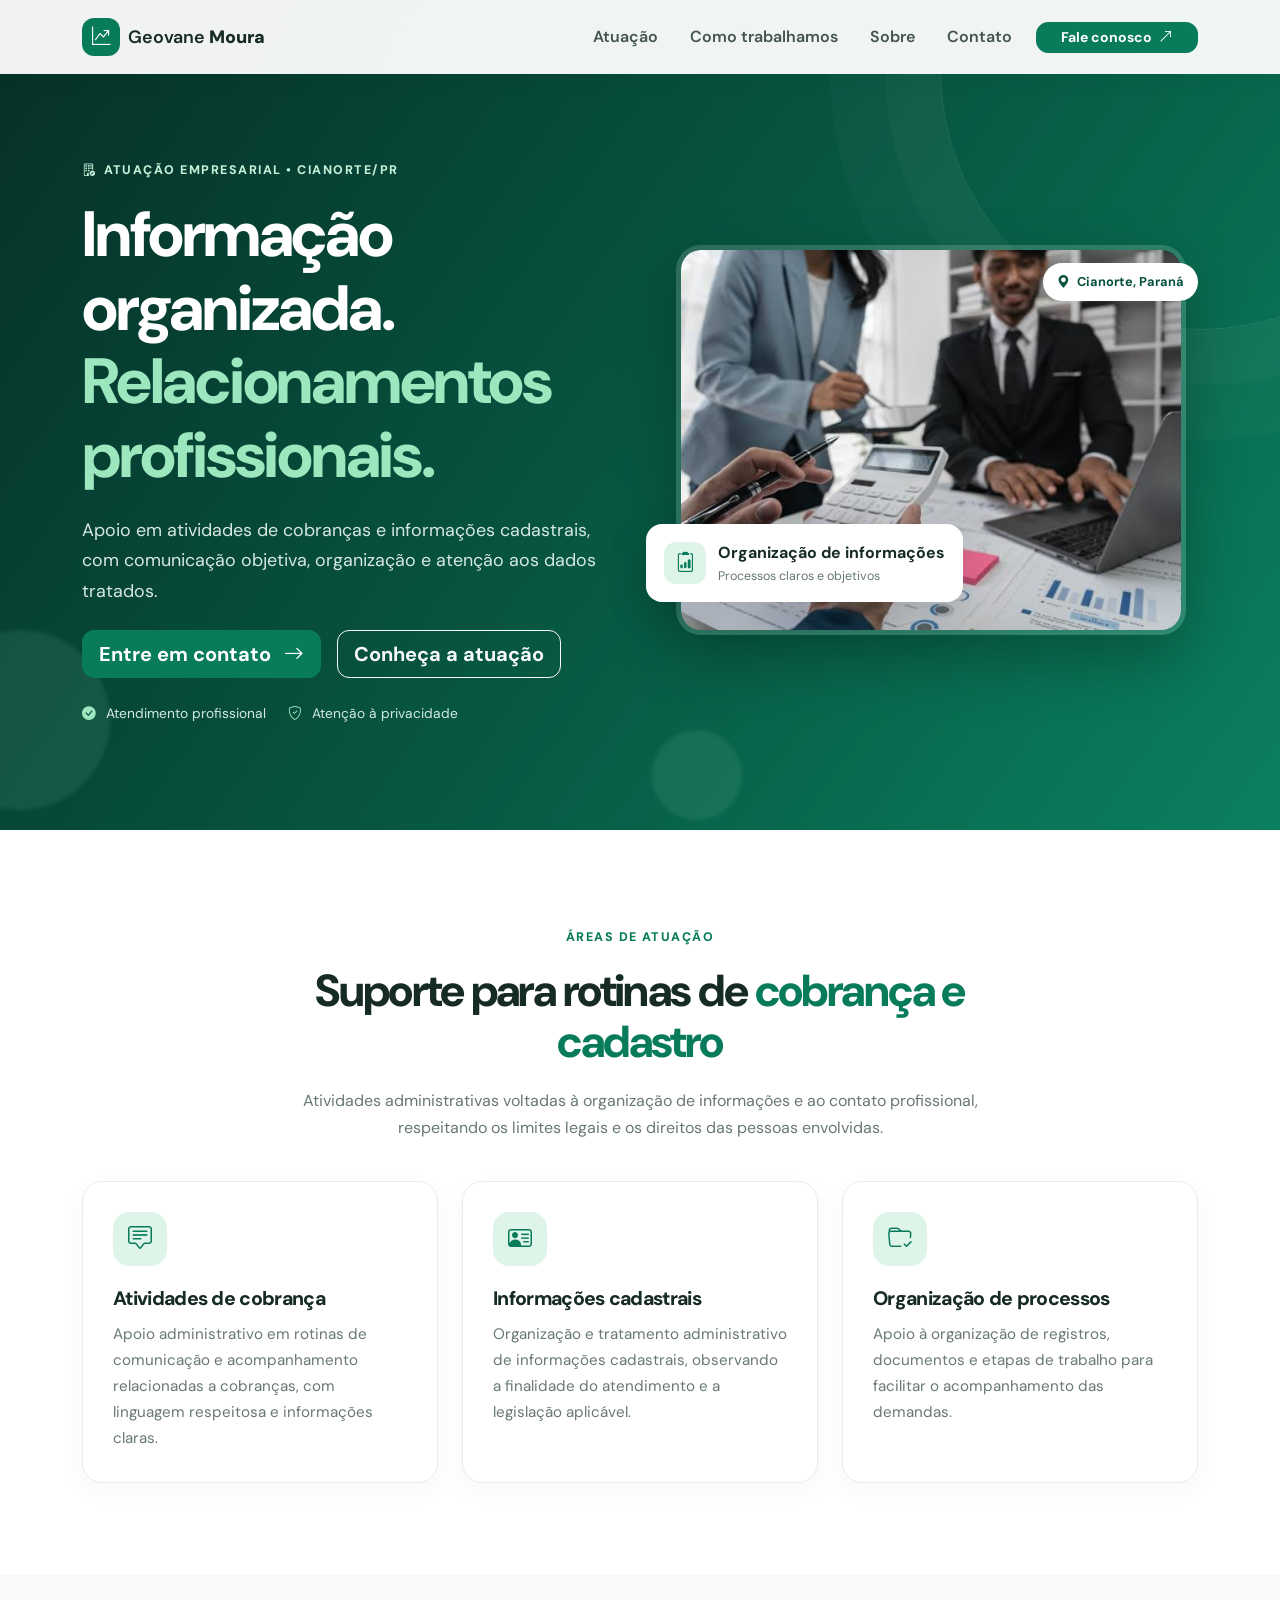
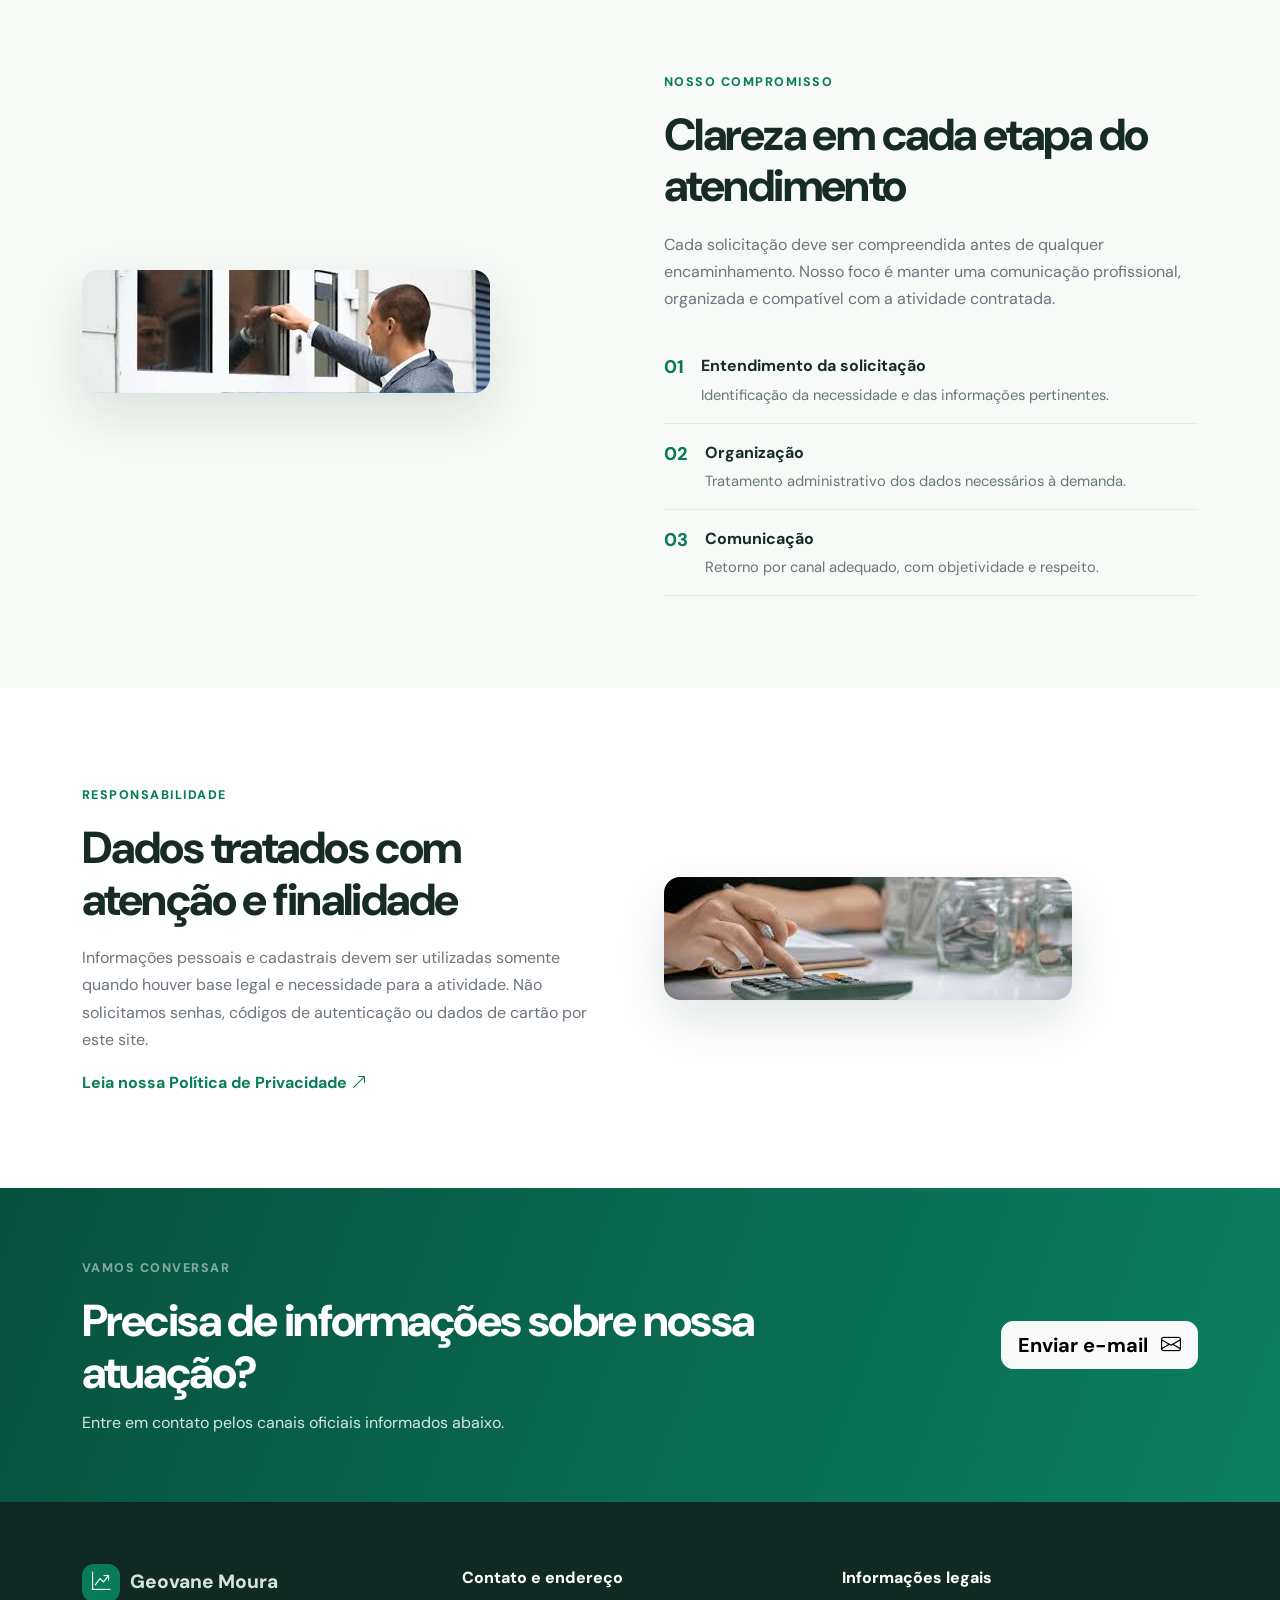
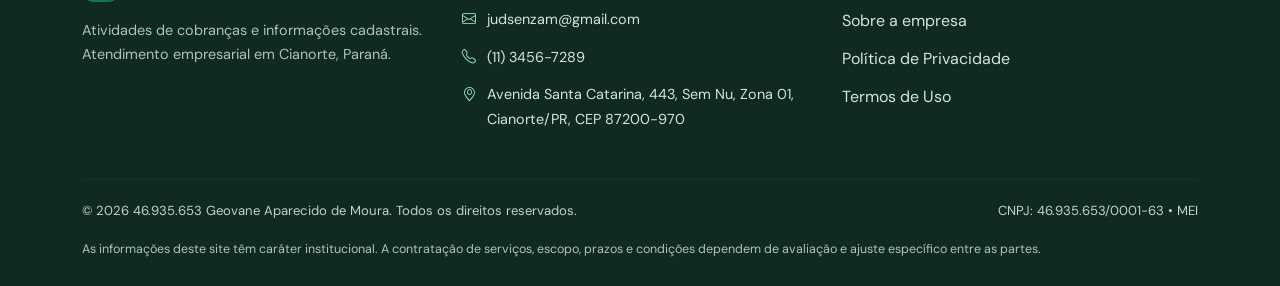
<file: index.html>
<!doctype html>
<html lang="pt-BR">
<head>
  <meta charset="utf-8">
  <meta name="viewport" content="width=device-width, initial-scale=1">
  <meta name="description" content="46.935.653 Geovane Aparecido de Moura — atividades de cobranças e informações cadastrais em Cianorte, Paraná.">
  <meta name="theme-color" content="#0b6b52">
  <title>46.935.653 Geovane Aparecido de Moura | Cobranças e Informações Cadastrais</title>
  <link href="https://cdn.jsdelivr.net/npm/bootstrap@5.3.3/dist/css/bootstrap.min.css" rel="stylesheet">
  <link href="https://cdn.jsdelivr.net/npm/bootstrap-icons@1.11.3/font/bootstrap-icons.min.css" rel="stylesheet">
  <link rel="preconnect" href="https://fonts.googleapis.com">
  <link rel="preconnect" href="https://fonts.gstatic.com" crossorigin>
  <link href="https://fonts.googleapis.com/css2?family=DM+Sans:wght@400;500;600;700;800&display=swap" rel="stylesheet">
  <link rel="stylesheet" href="styles.css">
</head>
<body>
<nav class="navbar navbar-expand-lg navbar-light fixed-top">
  <div class="container">
    <a class="navbar-brand d-flex align-items-center gap-2" href="#inicio">
      <span class="brand-mark"><i class="bi bi-graph-up-arrow"></i></span>
      <span>Geovane <b>Moura</b></span>
    </a>
    <button class="navbar-toggler" type="button" data-bs-toggle="collapse" data-bs-target="#menu" aria-label="Abrir menu"><span class="navbar-toggler-icon"></span></button>
    <div class="collapse navbar-collapse" id="menu">
      <ul class="navbar-nav ms-auto align-items-lg-center gap-lg-3">
        <li class="nav-item"><a class="nav-link" href="#servicos">Atuação</a></li>
        <li class="nav-item"><a class="nav-link" href="#metodo">Como trabalhamos</a></li>
        <li class="nav-item"><a class="nav-link" href="#sobre">Sobre</a></li>
        <li class="nav-item"><a class="nav-link" href="#contato">Contato</a></li>
        <li class="nav-item"><a class="btn btn-brand btn-sm px-4" href="mailto:judsenzam@gmail.com">Fale conosco <i class="bi bi-arrow-up-right ms-1"></i></a></li>
      </ul>
    </div>
  </div>
</nav>

<header class="hero" id="inicio">
  <div class="hero-orb orb-one"></div><div class="hero-orb orb-two"></div>
  <div class="container position-relative">
    <div class="row align-items-center g-5">
      <div class="col-lg-6">
        <span class="eyebrow"><i class="bi bi-building-check me-2"></i>Atuação empresarial • Cianorte/PR</span>
        <h1>Informação organizada. <span>Relacionamentos profissionais.</span></h1>
        <p class="hero-copy">Apoio em atividades de cobranças e informações cadastrais, com comunicação objetiva, organização e atenção aos dados tratados.</p>
        <div class="d-flex flex-wrap gap-3 mt-4">
          <a class="btn btn-brand btn-lg" href="#contato">Entre em contato <i class="bi bi-arrow-right ms-2"></i></a>
          <a class="btn btn-outline-light btn-lg" href="#servicos">Conheça a atuação</a>
        </div>
        <div class="hero-trust mt-4"><span><i class="bi bi-check-circle-fill"></i> Atendimento profissional</span><span><i class="bi bi-shield-check"></i> Atenção à privacidade</span></div>
      </div>
      <div class="col-lg-6">
        <div class="hero-visual">
          <img src="assets/reuniao-financeira.jfif" alt="Profissionais reunidos analisando informações financeiras" class="img-fluid hero-img">
          <div class="floating-card"><span class="float-icon"><i class="bi bi-clipboard2-data"></i></span><div><b>Organização de informações</b><small>Processos claros e objetivos</small></div></div>
          <div class="visual-tag"><i class="bi bi-geo-alt-fill me-1"></i> Cianorte, Paraná</div>
        </div>
      </div>
    </div>
  </div>
</header>

<section class="section-pad" id="servicos">
  <div class="container">
    <div class="section-heading text-center mx-auto">
      <span class="eyebrow eyebrow-green">Áreas de atuação</span>
      <h2>Suporte para rotinas de <span>cobrança e cadastro</span></h2>
      <p>Atividades administrativas voltadas à organização de informações e ao contato profissional, respeitando os limites legais e os direitos das pessoas envolvidas.</p>
    </div>
    <div class="row g-4 mt-2">
      <div class="col-md-6 col-lg-4"><article class="service-card h-100"><div class="service-icon"><i class="bi bi-chat-square-text"></i></div><h3>Atividades de cobrança</h3><p>Apoio administrativo em rotinas de comunicação e acompanhamento relacionadas a cobranças, com linguagem respeitosa e informações claras.</p></article></div>
      <div class="col-md-6 col-lg-4"><article class="service-card h-100"><div class="service-icon"><i class="bi bi-person-vcard"></i></div><h3>Informações cadastrais</h3><p>Organização e tratamento administrativo de informações cadastrais, observando a finalidade do atendimento e a legislação aplicável.</p></article></div>
      <div class="col-md-6 col-lg-4"><article class="service-card h-100"><div class="service-icon"><i class="bi bi-folder-check"></i></div><h3>Organização de processos</h3><p>Apoio à organização de registros, documentos e etapas de trabalho para facilitar o acompanhamento das demandas.</p></article></div>
    </div>
  </div>
</section>

<section class="section-pad soft-section" id="metodo">
  <div class="container">
    <div class="row align-items-center g-5">
      <div class="col-lg-6"><img src="assets/analise-financeira.jfif" alt="Análise de documentos e cálculos em ambiente profissional" class="img-fluid rounded-4 shadow-soft"></div>
      <div class="col-lg-6">
        <span class="eyebrow eyebrow-green">Nosso compromisso</span>
        <h2>Clareza em cada etapa do atendimento</h2>
        <p class="text-secondary">Cada solicitação deve ser compreendida antes de qualquer encaminhamento. Nosso foco é manter uma comunicação profissional, organizada e compatível com a atividade contratada.</p>
        <div class="process-list">
          <div><span>01</span><section><b>Entendimento da solicitação</b><p>Identificação da necessidade e das informações pertinentes.</p></section></div>
          <div><span>02</span><section><b>Organização</b><p>Tratamento administrativo dos dados necessários à demanda.</p></section></div>
          <div><span>03</span><section><b>Comunicação</b><p>Retorno por canal adequado, com objetividade e respeito.</p></section></div>
        </div>
      </div>
    </div>
  </div>
</section>

<section class="section-pad">
  <div class="container">
    <div class="row align-items-center g-5">
      <div class="col-lg-6 order-lg-2"><img src="assets/calculadora-documentos.jfif" alt="Profissional organizando documentos e realizando cálculos" class="img-fluid rounded-4 shadow-soft"></div>
      <div class="col-lg-6 order-lg-1">
        <span class="eyebrow eyebrow-green">Responsabilidade</span>
        <h2>Dados tratados com atenção e finalidade</h2>
        <p class="text-secondary">Informações pessoais e cadastrais devem ser utilizadas somente quando houver base legal e necessidade para a atividade. Não solicitamos senhas, códigos de autenticação ou dados de cartão por este site.</p>
        <a href="politica-privacidade.html" class="text-link">Leia nossa Política de Privacidade <i class="bi bi-arrow-up-right"></i></a>
      </div>
    </div>
  </div>
</section>

<section class="contact-band" id="contato">
  <div class="container">
    <div class="row align-items-center g-4">
      <div class="col-lg-8"><span class="eyebrow text-white-50">Vamos conversar</span><h2>Precisa de informações sobre nossa atuação?</h2><p class="mb-0">Entre em contato pelos canais oficiais informados abaixo.</p></div>
      <div class="col-lg-4 text-lg-end"><a href="mailto:judsenzam@gmail.com" class="btn btn-light btn-lg">Enviar e-mail <i class="bi bi-envelope ms-2"></i></a></div>
    </div>
  </div>
</section>

<footer class="footer" id="sobre">
  <div class="container">
    <div class="row g-4">
      <div class="col-lg-4"><a class="footer-brand" href="#inicio"><span class="brand-mark"><i class="bi bi-graph-up-arrow"></i></span> Geovane Moura</a><p class="footer-muted mt-3">Atividades de cobranças e informações cadastrais. Atendimento empresarial em Cianorte, Paraná.</p></div>
      <div class="col-sm-6 col-lg-4"><h3>Contato e endereço</h3><ul class="footer-list">
        <li><i class="bi bi-envelope"></i><a href="mailto:judsenzam@gmail.com">judsenzam@gmail.com</a></li>
        <li><i class="bi bi-telephone"></i><a href="tel:+551134567289">(11) 3456-7289</a></li>
        <li><i class="bi bi-geo-alt"></i><span>Avenida Santa Catarina, 443, Sem Nu, Zona 01, Cianorte/PR, CEP 87200-970</span></li>
      </ul></div>
      <div class="col-sm-6 col-lg-4"><h3>Informações legais</h3><ul class="footer-links">
        <li><a href="sobre.html">Sobre a empresa</a></li>
        <li><a href="politica-privacidade.html">Política de Privacidade</a></li>
        <li><a href="termos-de-uso.html">Termos de Uso</a></li>
      </ul></div>
    </div>
    <hr class="footer-rule">
    <div class="footer-bottom"><span>© <span id="year"></span> 46.935.653 Geovane Aparecido de Moura. Todos os direitos reservados.</span><span>CNPJ: 46.935.653/0001-63 • MEI</span></div>
    <p class="legal-note">As informações deste site têm caráter institucional. A contratação de serviços, escopo, prazos e condições dependem de avaliação e ajuste específico entre as partes.</p>
  </div>
</footer>
<script src="https://cdn.jsdelivr.net/npm/bootstrap@5.3.3/dist/js/bootstrap.bundle.min.js"></script>
<script>document.getElementById('year').textContent = new Date().getFullYear();</script>
</body>
</html>
</file>
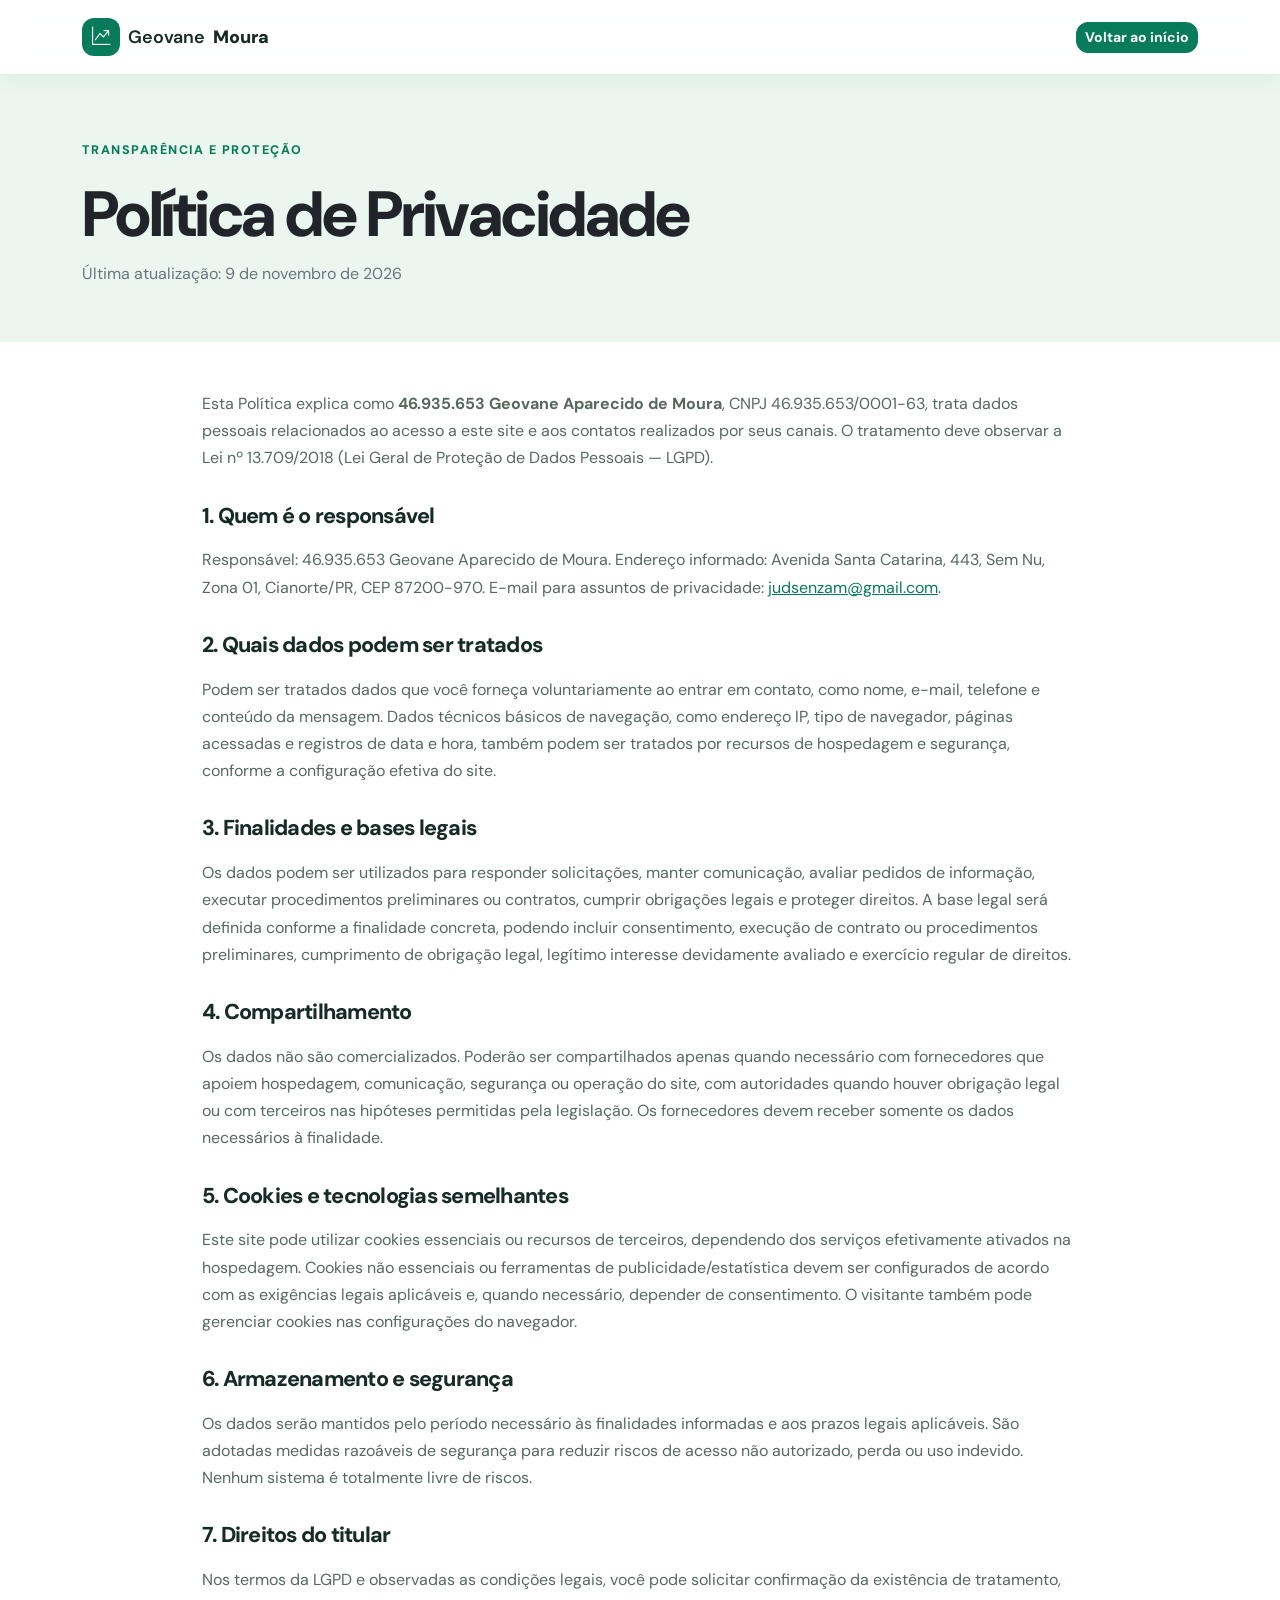
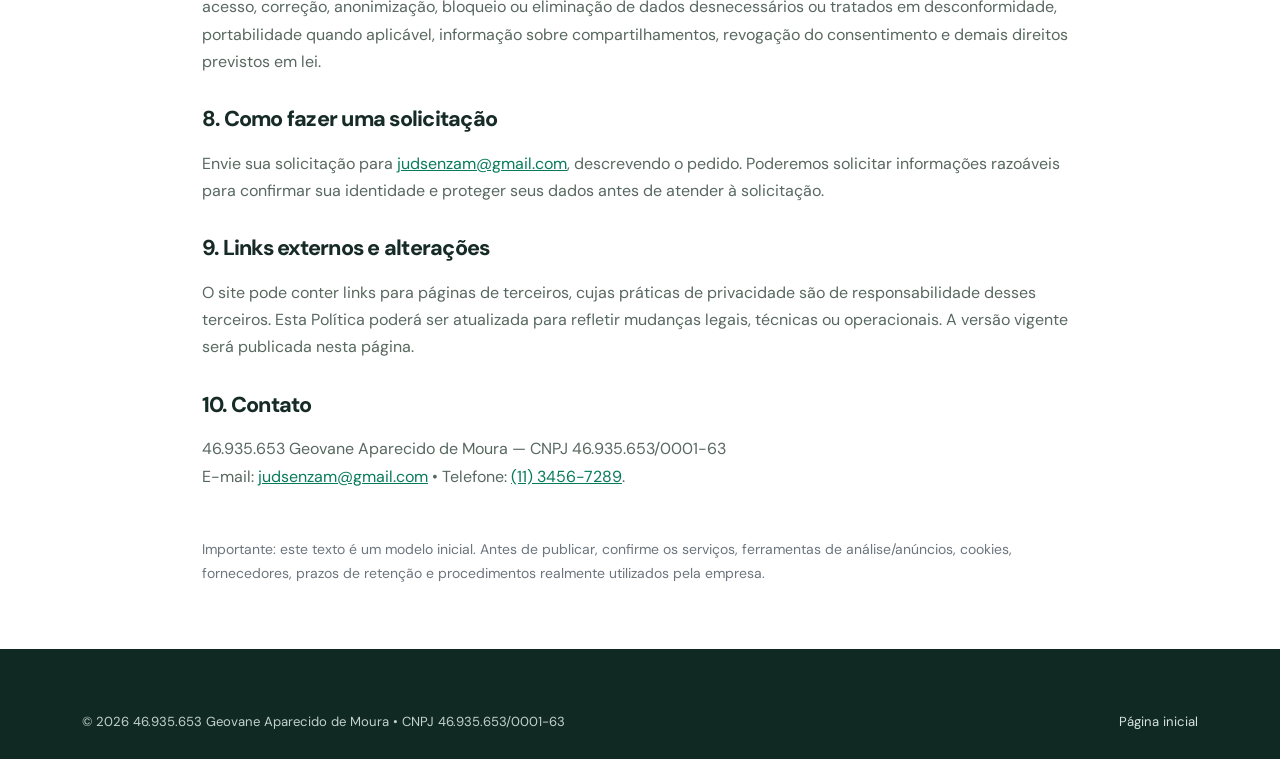
<file: politica-privacidade.html>
<!doctype html><html lang="pt-BR"><head><meta charset="utf-8"><meta name="viewport" content="width=device-width,initial-scale=1"><title>Política de Privacidade | Geovane Moura</title><link href="https://cdn.jsdelivr.net/npm/bootstrap@5.3.3/dist/css/bootstrap.min.css" rel="stylesheet"><link href="https://cdn.jsdelivr.net/npm/bootstrap-icons@1.11.3/font/bootstrap-icons.min.css" rel="stylesheet"><link href="https://fonts.googleapis.com/css2?family=DM+Sans:wght@400;500;600;700;800&display=swap" rel="stylesheet"><link rel="stylesheet" href="styles.css"><style>.legal-hero{padding:135px 0 55px;background:#eaf6ef}.legal-content{max-width:900px}.legal-content h2{font-size:1.35rem;margin-top:32px}.legal-content p,.legal-content li{color:#586860}.legal-content a{color:#087b5b}</style></head><body><nav class="navbar navbar-expand-lg fixed-top"><div class="container"><a class="navbar-brand d-flex align-items-center gap-2" href="index.html"><span class="brand-mark"><i class="bi bi-graph-up-arrow"></i></span>Geovane <b>Moura</b></a><a class="btn btn-brand btn-sm" href="index.html">Voltar ao início</a></div></nav><header class="legal-hero"><div class="container"><span class="eyebrow eyebrow-green">Transparência e proteção</span><h1 class="text-dark">Política de Privacidade</h1><p class="text-secondary mb-0">Última atualização: 9 de novembro de 2026</p></div></header><main class="container py-5 legal-content"><p>Esta Política explica como <strong>46.935.653 Geovane Aparecido de Moura</strong>, CNPJ 46.935.653/0001-63, trata dados pessoais relacionados ao acesso a este site e aos contatos realizados por seus canais. O tratamento deve observar a Lei nº 13.709/2018 (Lei Geral de Proteção de Dados Pessoais — LGPD).</p>
<h2>1. Quem é o responsável</h2><p>Responsável: 46.935.653 Geovane Aparecido de Moura. Endereço informado: Avenida Santa Catarina, 443, Sem Nu, Zona 01, Cianorte/PR, CEP 87200-970. E-mail para assuntos de privacidade: <a href="mailto:judsenzam@gmail.com">judsenzam@gmail.com</a>.</p>
<h2>2. Quais dados podem ser tratados</h2><p>Podem ser tratados dados que você forneça voluntariamente ao entrar em contato, como nome, e-mail, telefone e conteúdo da mensagem. Dados técnicos básicos de navegação, como endereço IP, tipo de navegador, páginas acessadas e registros de data e hora, também podem ser tratados por recursos de hospedagem e segurança, conforme a configuração efetiva do site.</p>
<h2>3. Finalidades e bases legais</h2><p>Os dados podem ser utilizados para responder solicitações, manter comunicação, avaliar pedidos de informação, executar procedimentos preliminares ou contratos, cumprir obrigações legais e proteger direitos. A base legal será definida conforme a finalidade concreta, podendo incluir consentimento, execução de contrato ou procedimentos preliminares, cumprimento de obrigação legal, legítimo interesse devidamente avaliado e exercício regular de direitos.</p>
<h2>4. Compartilhamento</h2><p>Os dados não são comercializados. Poderão ser compartilhados apenas quando necessário com fornecedores que apoiem hospedagem, comunicação, segurança ou operação do site, com autoridades quando houver obrigação legal ou com terceiros nas hipóteses permitidas pela legislação. Os fornecedores devem receber somente os dados necessários à finalidade.</p>
<h2>5. Cookies e tecnologias semelhantes</h2><p>Este site pode utilizar cookies essenciais ou recursos de terceiros, dependendo dos serviços efetivamente ativados na hospedagem. Cookies não essenciais ou ferramentas de publicidade/estatística devem ser configurados de acordo com as exigências legais aplicáveis e, quando necessário, depender de consentimento. O visitante também pode gerenciar cookies nas configurações do navegador.</p>
<h2>6. Armazenamento e segurança</h2><p>Os dados serão mantidos pelo período necessário às finalidades informadas e aos prazos legais aplicáveis. São adotadas medidas razoáveis de segurança para reduzir riscos de acesso não autorizado, perda ou uso indevido. Nenhum sistema é totalmente livre de riscos.</p>
<h2>7. Direitos do titular</h2><p>Nos termos da LGPD e observadas as condições legais, você pode solicitar confirmação da existência de tratamento, acesso, correção, anonimização, bloqueio ou eliminação de dados desnecessários ou tratados em desconformidade, portabilidade quando aplicável, informação sobre compartilhamentos, revogação do consentimento e demais direitos previstos em lei.</p>
<h2>8. Como fazer uma solicitação</h2><p>Envie sua solicitação para <a href="mailto:judsenzam@gmail.com">judsenzam@gmail.com</a>, descrevendo o pedido. Poderemos solicitar informações razoáveis para confirmar sua identidade e proteger seus dados antes de atender à solicitação.</p>
<h2>9. Links externos e alterações</h2><p>O site pode conter links para páginas de terceiros, cujas práticas de privacidade são de responsabilidade desses terceiros. Esta Política poderá ser atualizada para refletir mudanças legais, técnicas ou operacionais. A versão vigente será publicada nesta página.</p>
<h2>10. Contato</h2><p>46.935.653 Geovane Aparecido de Moura — CNPJ 46.935.653/0001-63<br>E-mail: <a href="mailto:judsenzam@gmail.com">judsenzam@gmail.com</a> • Telefone: <a href="tel:+551134567289">(11) 3456-7289</a>.</p><p class="small text-secondary mt-5">Importante: este texto é um modelo inicial. Antes de publicar, confirme os serviços, ferramentas de análise/anúncios, cookies, fornecedores, prazos de retenção e procedimentos realmente utilizados pela empresa.</p></main><footer class="footer"><div class="container footer-bottom"><span>© 2026 46.935.653 Geovane Aparecido de Moura • CNPJ 46.935.653/0001-63</span><a href="index.html">Página inicial</a></div></footer></body></html>
</file>
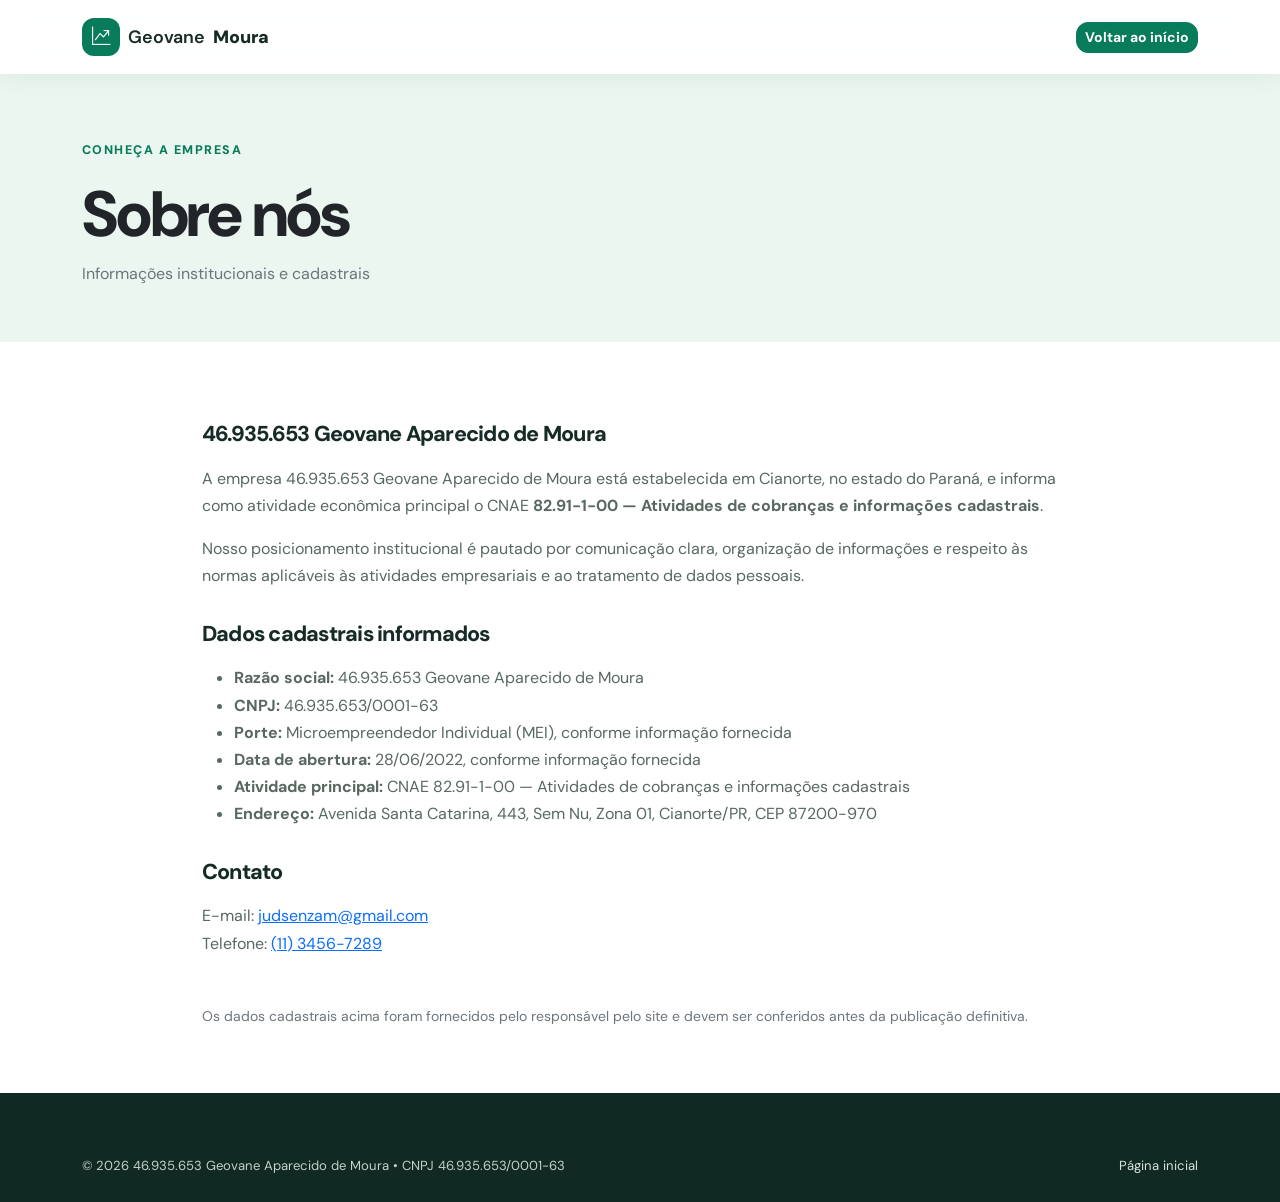
<file: sobre.html>
<!doctype html><html lang="pt-BR"><head><meta charset="utf-8"><meta name="viewport" content="width=device-width,initial-scale=1"><title>Sobre | Geovane Moura</title><link href="https://cdn.jsdelivr.net/npm/bootstrap@5.3.3/dist/css/bootstrap.min.css" rel="stylesheet"><link href="https://cdn.jsdelivr.net/npm/bootstrap-icons@1.11.3/font/bootstrap-icons.min.css" rel="stylesheet"><link href="https://fonts.googleapis.com/css2?family=DM+Sans:wght@400;500;600;700;800&display=swap" rel="stylesheet"><link rel="stylesheet" href="styles.css"><style>.legal-hero{padding:135px 0 55px;background:#eaf6ef}.legal-content{max-width:900px}.legal-content h2{font-size:1.35rem;margin-top:32px}.legal-content p,.legal-content li{color:#586860}</style></head><body><nav class="navbar navbar-expand-lg fixed-top"><div class="container"><a class="navbar-brand d-flex align-items-center gap-2" href="index.html"><span class="brand-mark"><i class="bi bi-graph-up-arrow"></i></span>Geovane <b>Moura</b></a><a class="btn btn-brand btn-sm" href="index.html">Voltar ao início</a></div></nav><header class="legal-hero"><div class="container"><span class="eyebrow eyebrow-green">Conheça a empresa</span><h1 class="text-dark">Sobre nós</h1><p class="text-secondary mb-0">Informações institucionais e cadastrais</p></div></header><main class="container py-5 legal-content"><h2>46.935.653 Geovane Aparecido de Moura</h2><p>A empresa 46.935.653 Geovane Aparecido de Moura está estabelecida em Cianorte, no estado do Paraná, e informa como atividade econômica principal o CNAE <strong>82.91-1-00 — Atividades de cobranças e informações cadastrais</strong>.</p><p>Nosso posicionamento institucional é pautado por comunicação clara, organização de informações e respeito às normas aplicáveis às atividades empresariais e ao tratamento de dados pessoais.</p><h2>Dados cadastrais informados</h2><ul><li><strong>Razão social:</strong> 46.935.653 Geovane Aparecido de Moura</li><li><strong>CNPJ:</strong> 46.935.653/0001-63</li><li><strong>Porte:</strong> Microempreendedor Individual (MEI), conforme informação fornecida</li><li><strong>Data de abertura:</strong> 28/06/2022, conforme informação fornecida</li><li><strong>Atividade principal:</strong> CNAE 82.91-1-00 — Atividades de cobranças e informações cadastrais</li><li><strong>Endereço:</strong> Avenida Santa Catarina, 443, Sem Nu, Zona 01, Cianorte/PR, CEP 87200-970</li></ul><h2>Contato</h2><p>E-mail: <a href="mailto:judsenzam@gmail.com">judsenzam@gmail.com</a><br>Telefone: <a href="tel:+551134567289">(11) 3456-7289</a></p><p class="small text-secondary mt-5">Os dados cadastrais acima foram fornecidos pelo responsável pelo site e devem ser conferidos antes da publicação definitiva.</p></main><footer class="footer"><div class="container footer-bottom"><span>© 2026 46.935.653 Geovane Aparecido de Moura • CNPJ 46.935.653/0001-63</span><a href="index.html">Página inicial</a></div></footer></body></html>
</file>
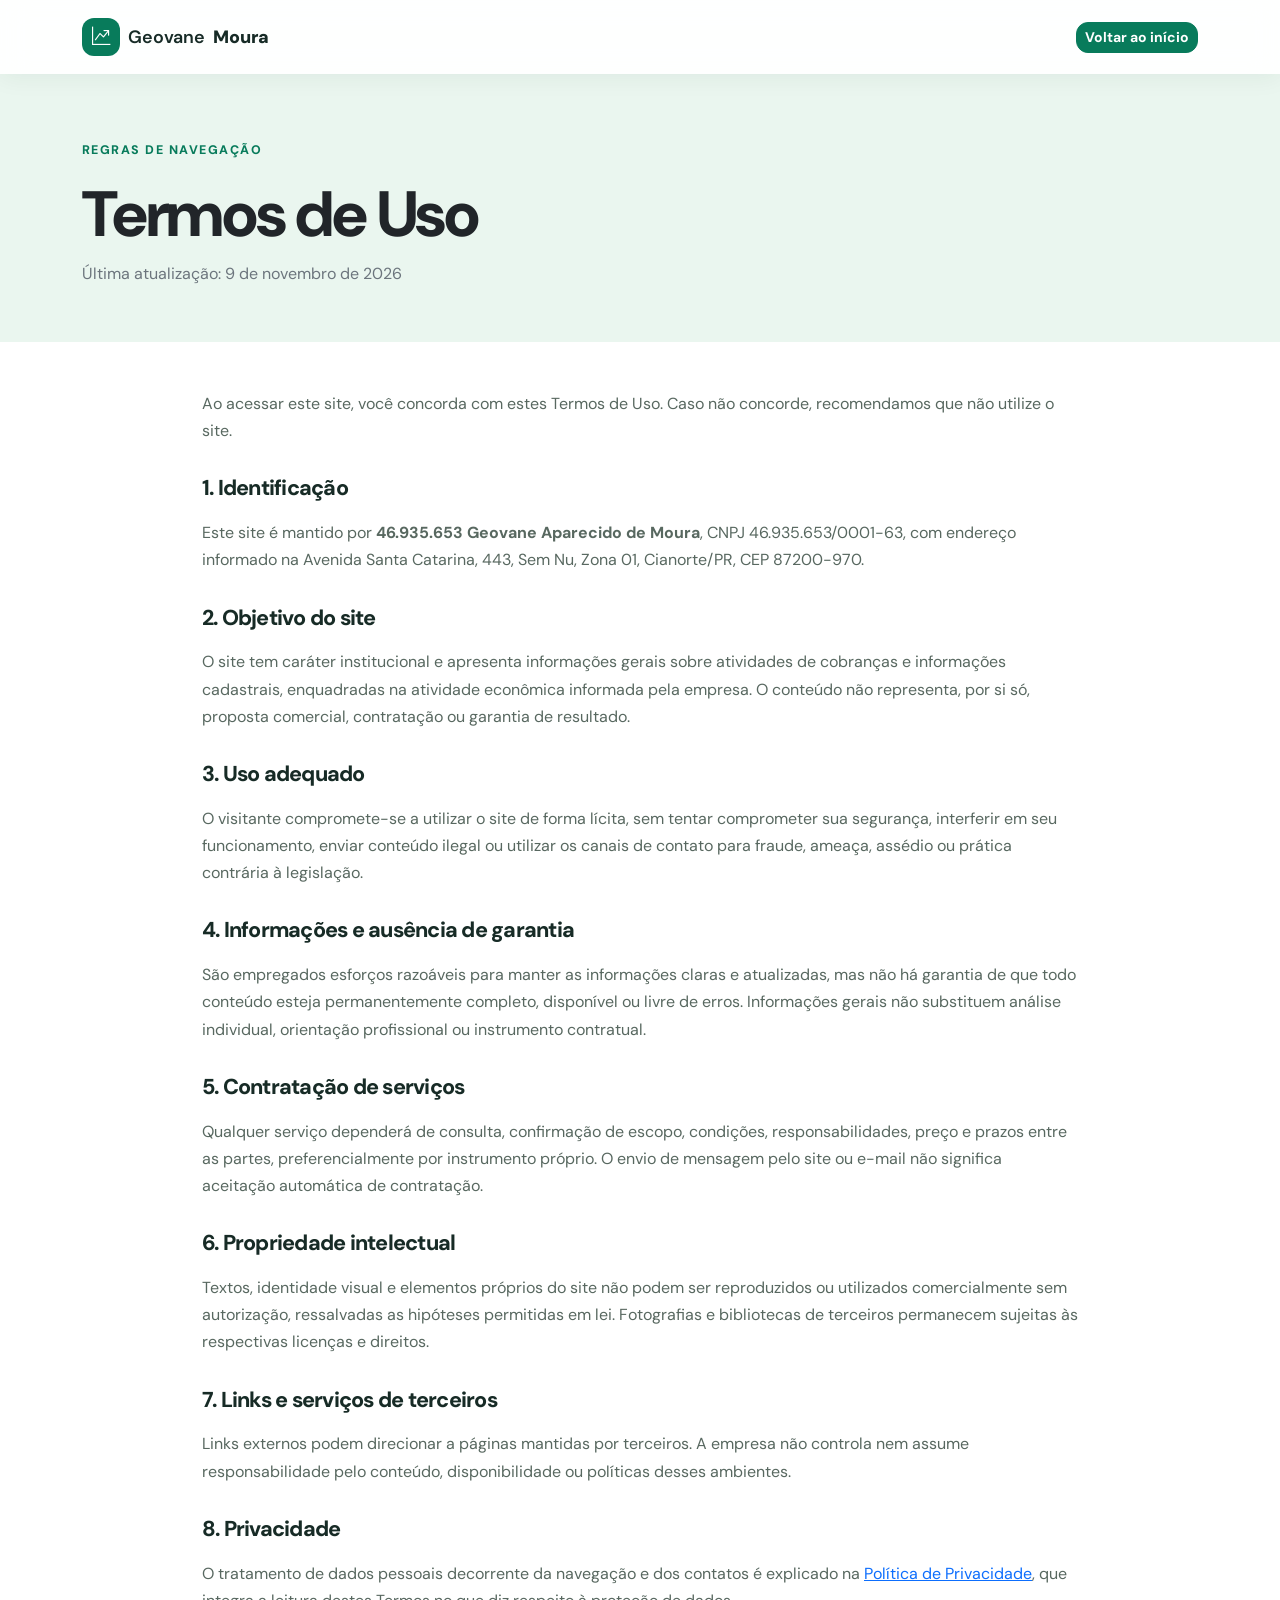
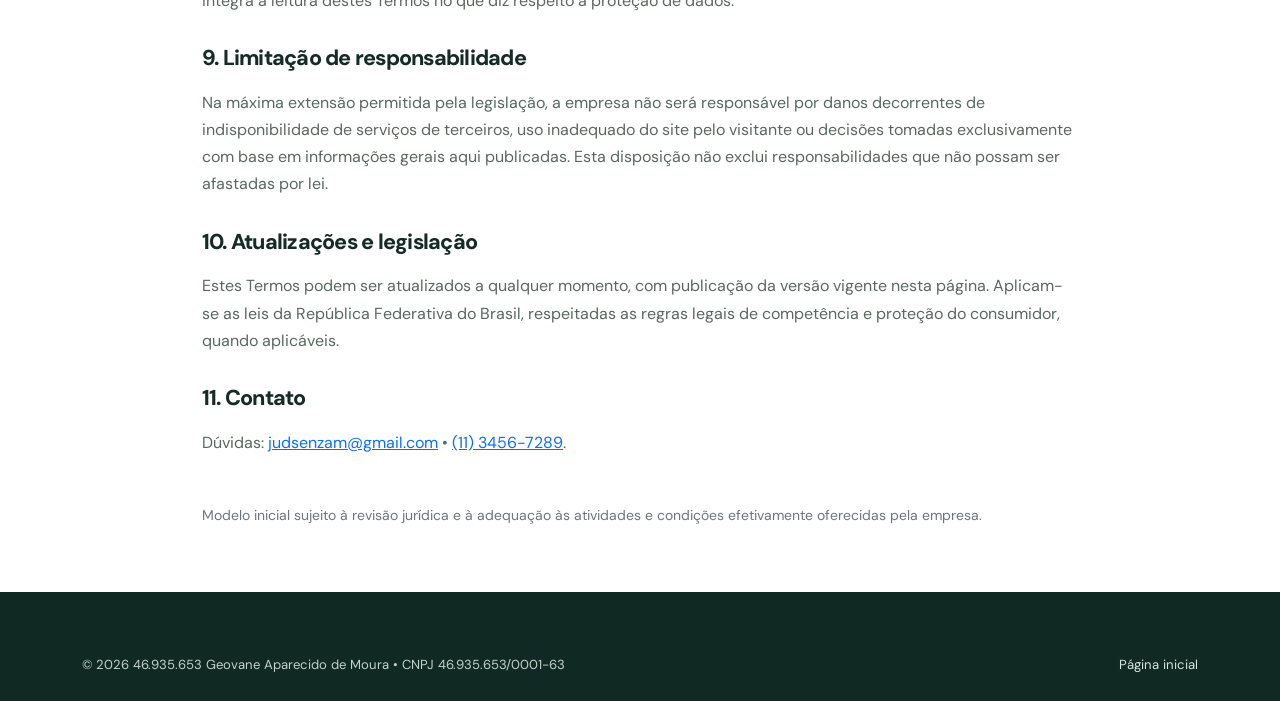
<file: termos-de-uso.html>
<!doctype html><html lang="pt-BR"><head><meta charset="utf-8"><meta name="viewport" content="width=device-width,initial-scale=1"><title>Termos de Uso | Geovane Moura</title><link href="https://cdn.jsdelivr.net/npm/bootstrap@5.3.3/dist/css/bootstrap.min.css" rel="stylesheet"><link href="https://cdn.jsdelivr.net/npm/bootstrap-icons@1.11.3/font/bootstrap-icons.min.css" rel="stylesheet"><link href="https://fonts.googleapis.com/css2?family=DM+Sans:wght@400;500;600;700;800&display=swap" rel="stylesheet"><link rel="stylesheet" href="styles.css"><style>.legal-hero{padding:135px 0 55px;background:#eaf6ef}.legal-content{max-width:900px}.legal-content h2{font-size:1.35rem;margin-top:32px}.legal-content p,.legal-content li{color:#586860}</style></head><body><nav class="navbar navbar-expand-lg fixed-top"><div class="container"><a class="navbar-brand d-flex align-items-center gap-2" href="index.html"><span class="brand-mark"><i class="bi bi-graph-up-arrow"></i></span>Geovane <b>Moura</b></a><a class="btn btn-brand btn-sm" href="index.html">Voltar ao início</a></div></nav><header class="legal-hero"><div class="container"><span class="eyebrow eyebrow-green">Regras de navegação</span><h1 class="text-dark">Termos de Uso</h1><p class="text-secondary mb-0">Última atualização: 9 de novembro de 2026</p></div></header><main class="container py-5 legal-content"><p>Ao acessar este site, você concorda com estes Termos de Uso. Caso não concorde, recomendamos que não utilize o site.</p>
<h2>1. Identificação</h2><p>Este site é mantido por <strong>46.935.653 Geovane Aparecido de Moura</strong>, CNPJ 46.935.653/0001-63, com endereço informado na Avenida Santa Catarina, 443, Sem Nu, Zona 01, Cianorte/PR, CEP 87200-970.</p>
<h2>2. Objetivo do site</h2><p>O site tem caráter institucional e apresenta informações gerais sobre atividades de cobranças e informações cadastrais, enquadradas na atividade econômica informada pela empresa. O conteúdo não representa, por si só, proposta comercial, contratação ou garantia de resultado.</p>
<h2>3. Uso adequado</h2><p>O visitante compromete-se a utilizar o site de forma lícita, sem tentar comprometer sua segurança, interferir em seu funcionamento, enviar conteúdo ilegal ou utilizar os canais de contato para fraude, ameaça, assédio ou prática contrária à legislação.</p>
<h2>4. Informações e ausência de garantia</h2><p>São empregados esforços razoáveis para manter as informações claras e atualizadas, mas não há garantia de que todo conteúdo esteja permanentemente completo, disponível ou livre de erros. Informações gerais não substituem análise individual, orientação profissional ou instrumento contratual.</p>
<h2>5. Contratação de serviços</h2><p>Qualquer serviço dependerá de consulta, confirmação de escopo, condições, responsabilidades, preço e prazos entre as partes, preferencialmente por instrumento próprio. O envio de mensagem pelo site ou e-mail não significa aceitação automática de contratação.</p>
<h2>6. Propriedade intelectual</h2><p>Textos, identidade visual e elementos próprios do site não podem ser reproduzidos ou utilizados comercialmente sem autorização, ressalvadas as hipóteses permitidas em lei. Fotografias e bibliotecas de terceiros permanecem sujeitas às respectivas licenças e direitos.</p>
<h2>7. Links e serviços de terceiros</h2><p>Links externos podem direcionar a páginas mantidas por terceiros. A empresa não controla nem assume responsabilidade pelo conteúdo, disponibilidade ou políticas desses ambientes.</p>
<h2>8. Privacidade</h2><p>O tratamento de dados pessoais decorrente da navegação e dos contatos é explicado na <a href="politica-privacidade.html">Política de Privacidade</a>, que integra a leitura destes Termos no que diz respeito à proteção de dados.</p>
<h2>9. Limitação de responsabilidade</h2><p>Na máxima extensão permitida pela legislação, a empresa não será responsável por danos decorrentes de indisponibilidade de serviços de terceiros, uso inadequado do site pelo visitante ou decisões tomadas exclusivamente com base em informações gerais aqui publicadas. Esta disposição não exclui responsabilidades que não possam ser afastadas por lei.</p>
<h2>10. Atualizações e legislação</h2><p>Estes Termos podem ser atualizados a qualquer momento, com publicação da versão vigente nesta página. Aplicam-se as leis da República Federativa do Brasil, respeitadas as regras legais de competência e proteção do consumidor, quando aplicáveis.</p>
<h2>11. Contato</h2><p>Dúvidas: <a href="mailto:judsenzam@gmail.com">judsenzam@gmail.com</a> • <a href="tel:+551134567289">(11) 3456-7289</a>.</p><p class="small text-secondary mt-5">Modelo inicial sujeito à revisão jurídica e à adequação às atividades e condições efetivamente oferecidas pela empresa.</p></main><footer class="footer"><div class="container footer-bottom"><span>© 2026 46.935.653 Geovane Aparecido de Moura • CNPJ 46.935.653/0001-63</span><a href="index.html">Página inicial</a></div></footer></body></html>
</file>
<file: styles.css>
:root{--green:#087b5b;--green-dark:#07513f;--mint:#dff4e9;--ink:#172b26;--muted:#687872;--cream:#f7faf7}
*{box-sizing:border-box}html{scroll-behavior:smooth;scroll-padding-top:86px}body{font-family:"DM Sans",sans-serif;color:var(--ink);line-height:1.7}.navbar{background:rgba(255,255,255,.94);backdrop-filter:blur(14px);box-shadow:0 4px 24px rgba(10,50,37,.06);padding:13px 0}.navbar-brand{font-size:1.12rem;font-weight:600;color:var(--ink)}.brand-mark{width:38px;height:38px;border-radius:12px;background:var(--green);color:white;display:inline-grid;place-items:center;font-size:1.15rem}.nav-link{font-weight:600;color:#42544d}.nav-link:hover{color:var(--green)}.btn-brand{background:var(--green);border-color:var(--green);color:#fff;font-weight:700;border-radius:12px}.btn-brand:hover{background:var(--green-dark);border-color:var(--green-dark);color:#fff}.hero{position:relative;overflow:hidden;padding:155px 0 105px;background:linear-gradient(125deg,#062f27 0%,#075b45 58%,#0b8060 100%);color:#fff}.hero:after{content:"";position:absolute;width:520px;height:520px;border:1px solid rgba(255,255,255,.1);border-radius:50%;right:-180px;top:-190px;box-shadow:0 0 0 55px rgba(255,255,255,.025),0 0 0 110px rgba(255,255,255,.02)}.hero-orb{position:absolute;border-radius:50%;background:rgba(157,232,194,.1);filter:blur(2px)}.orb-one{width:180px;height:180px;left:-70px;bottom:20px}.orb-two{width:90px;height:90px;right:42%;bottom:10px}.hero .container{z-index:1}.eyebrow{display:inline-flex;align-items:center;font-size:.78rem;text-transform:uppercase;letter-spacing:.12em;font-weight:800;color:#c5f1d8;margin-bottom:17px}.eyebrow-green{color:var(--green)}h1,h2,h3{font-weight:800;letter-spacing:-.035em;line-height:1.15}h1{font-size:clamp(2.7rem,5vw,4.5rem);max-width:650px}h1 span{color:#9ce7bd}.hero-copy{color:#d6e9e0;font-size:1.12rem;max-width:570px;margin-top:22px}.btn{border-radius:12px;font-weight:700}.btn-outline-light:hover{color:var(--green-dark)}.hero-trust{display:flex;gap:22px;flex-wrap:wrap;color:#d3e9df;font-size:.86rem}.hero-trust i{color:#9ce7bd;margin-right:6px}.hero-visual{position:relative;padding:12px}.hero-img{height:390px;width:100%;object-fit:cover;border-radius:25px;box-shadow:0 25px 60px rgba(0,0,0,.25);border:5px solid rgba(255,255,255,.15)}.floating-card{position:absolute;bottom:45px;left:-18px;background:white;color:var(--ink);padding:15px 18px;border-radius:16px;display:flex;gap:12px;align-items:center;box-shadow:0 15px 40px rgba(0,0,0,.18)}.float-icon{height:42px;width:42px;display:grid;place-items:center;background:var(--mint);color:var(--green);border-radius:12px;font-size:1.25rem}.floating-card b,.floating-card small{display:block}.floating-card small{color:var(--muted);font-size:.78rem}.visual-tag{position:absolute;top:30px;right:0;background:#fff;color:var(--green-dark);border-radius:30px;padding:8px 14px;font-size:.8rem;font-weight:700}.section-pad{padding:92px 0}.section-heading{max-width:720px}.section-heading h2,h2{font-size:clamp(2rem,3.5vw,3rem);margin-bottom:18px}.section-heading h2 span{color:var(--green)}.section-heading p{color:var(--muted)}.service-card{padding:30px;border:1px solid #e5eee8;border-radius:20px;background:#fff;transition:.25s;box-shadow:0 8px 25px rgba(10,50,37,.035)}.service-card:hover{transform:translateY(-6px);box-shadow:0 18px 38px rgba(10,50,37,.09);border-color:#b9e3cc}.service-icon{width:54px;height:54px;border-radius:16px;background:var(--mint);color:var(--green);display:grid;place-items:center;font-size:1.5rem;margin-bottom:22px}.service-card h3{font-size:1.22rem;margin-bottom:12px}.service-card p{color:var(--muted);font-size:.95rem;margin:0}.soft-section{background:var(--cream)}.shadow-soft{box-shadow:0 20px 50px rgba(10,50,37,.12)}.process-list{margin-top:25px}.process-list>div{display:flex;gap:17px;padding:15px 0;border-bottom:1px solid #e2ebe5}.process-list>div>span{font-weight:800;color:var(--green);font-size:1.15rem}.process-list b{display:block}.process-list p{color:var(--muted);margin:3px 0 0;font-size:.92rem}.text-link{color:var(--green);font-weight:700;text-decoration:none}.text-link:hover{text-decoration:underline}.contact-band{padding:65px 0;background:linear-gradient(110deg,#07513f,#0b8060);color:white}.contact-band h2{max-width:700px;margin-bottom:10px}.contact-band p{color:#d4e9df}.footer{background:#102a23;color:#fff;padding:62px 0 25px}.footer-brand{display:inline-flex;align-items:center;gap:10px;color:#fff;text-decoration:none;font-size:1.2rem;font-weight:800}.footer h3{font-size:1rem;letter-spacing:0;margin:5px 0 20px}.footer-muted,.legal-note{color:#afc2b9;font-size:.9rem}.footer-list,.footer-links{list-style:none;padding:0;margin:0}.footer-list li{display:flex;gap:11px;margin-bottom:13px;color:#d6e2dc;font-size:.9rem}.footer-list i{color:#8ce0b1}.footer a{color:#d6e2dc;text-decoration:none}.footer a:hover{color:#9ce7bd}.footer-links li{margin-bottom:11px}.footer-rule{border-color:rgba(255,255,255,.14);margin:35px 0 20px}.footer-bottom{display:flex;justify-content:space-between;gap:12px;flex-wrap:wrap;color:#c3d1ca;font-size:.82rem}.legal-note{font-size:.78rem;margin:17px 0 0}@media(max-width:991px){.hero{padding:130px 0 75px}.hero-visual{max-width:650px;margin:0 auto}.floating-card{left:0}}@media(max-width:575px){.section-pad{padding:68px 0}.hero-img{height:280px}.floating-card{bottom:25px;left:0;padding:11px}.hero-trust{gap:10px;flex-direction:column}.contact-band{text-align:center}.footer-bottom{flex-direction:column}}
</file>
